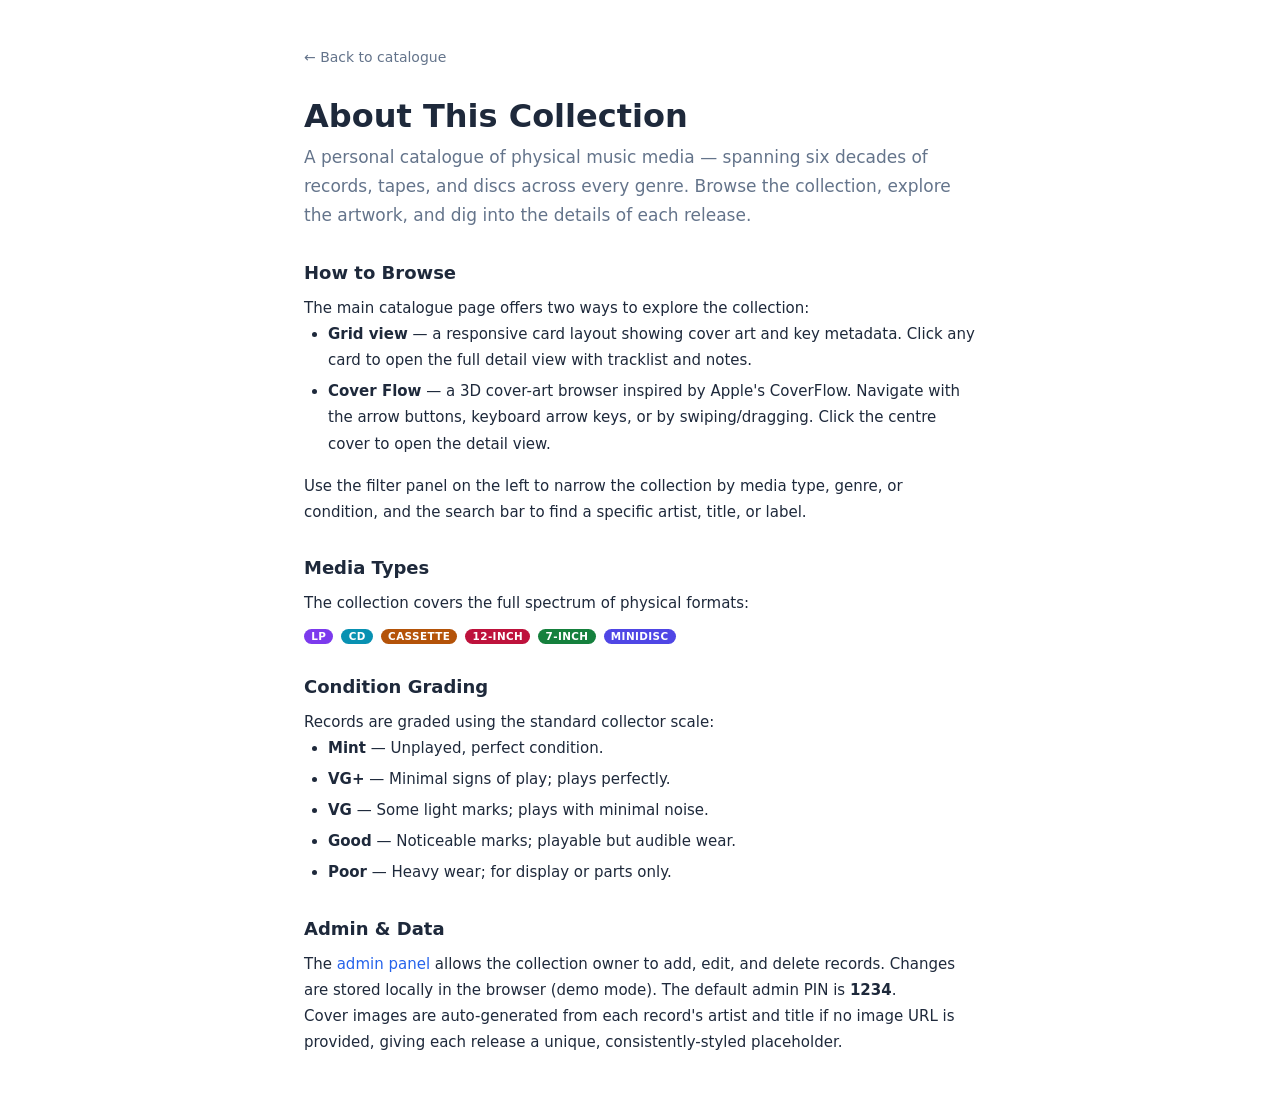
<file: about/index.html>
<!doctype html>
<html lang="en">
  <head>
    <meta charset="utf-8" />
    <meta name="viewport" content="width=device-width, initial-scale=1" />
    <meta name="color-scheme" content="light dark" />
    <title>About – Music Catalogue</title>
    <link rel="icon" href="/assets/favicon.svg" type="image/svg+xml" />
    <link rel="stylesheet" href="/assets/css/styles.css" />
  </head>
  <body>
    <div class="about-page">

      <a class="back-link" href="/">&#8592; Back to catalogue</a>

      <h1>About This Collection</h1>
      <p class="lead">
        A personal catalogue of physical music media — spanning six decades of records, tapes,
        and discs across every genre. Browse the collection, explore the artwork, and dig into
        the details of each release.
      </p>

      <h2>How to Browse</h2>
      <p>The main catalogue page offers two ways to explore the collection:</p>
      <ul>
        <li>
          <strong>Grid view</strong> — a responsive card layout showing cover art and key
          metadata. Click any card to open the full detail view with tracklist and notes.
        </li>
        <li>
          <strong>Cover Flow</strong> — a 3D cover-art browser inspired by Apple's CoverFlow.
          Navigate with the arrow buttons, keyboard arrow keys, or by swiping/dragging.
          Click the centre cover to open the detail view.
        </li>
      </ul>
      <p>
        Use the filter panel on the left to narrow the collection by media type, genre, or
        condition, and the search bar to find a specific artist, title, or label.
      </p>

      <h2>Media Types</h2>
      <p>The collection covers the full spectrum of physical formats:</p>
      <div class="media-type-legend">
        <span class="badge badge-lp">LP</span>
        <span class="badge badge-cd">CD</span>
        <span class="badge badge-cassette">Cassette</span>
        <span class="badge badge-12-inch">12-inch</span>
        <span class="badge badge-7-inch">7-inch</span>
        <span class="badge badge-minidisc">MiniDisc</span>
      </div>

      <h2>Condition Grading</h2>
      <p>Records are graded using the standard collector scale:</p>
      <ul>
        <li><strong>Mint</strong> — Unplayed, perfect condition.</li>
        <li><strong>VG+</strong> — Minimal signs of play; plays perfectly.</li>
        <li><strong>VG</strong> — Some light marks; plays with minimal noise.</li>
        <li><strong>Good</strong> — Noticeable marks; playable but audible wear.</li>
        <li><strong>Poor</strong> — Heavy wear; for display or parts only.</li>
      </ul>

      <h2>Admin &amp; Data</h2>
      <p>
        The <a href="/admin/">admin panel</a> allows the collection owner to add, edit, and
        delete records. Changes are stored locally in the browser (demo mode). The default
        admin PIN is <strong>1234</strong>.
      </p>
      <p>
        Cover images are auto-generated from each record's artist and title if no image URL
        is provided, giving each release a unique, consistently-styled placeholder.
      </p>

    </div>
  </body>
</html>
</file>
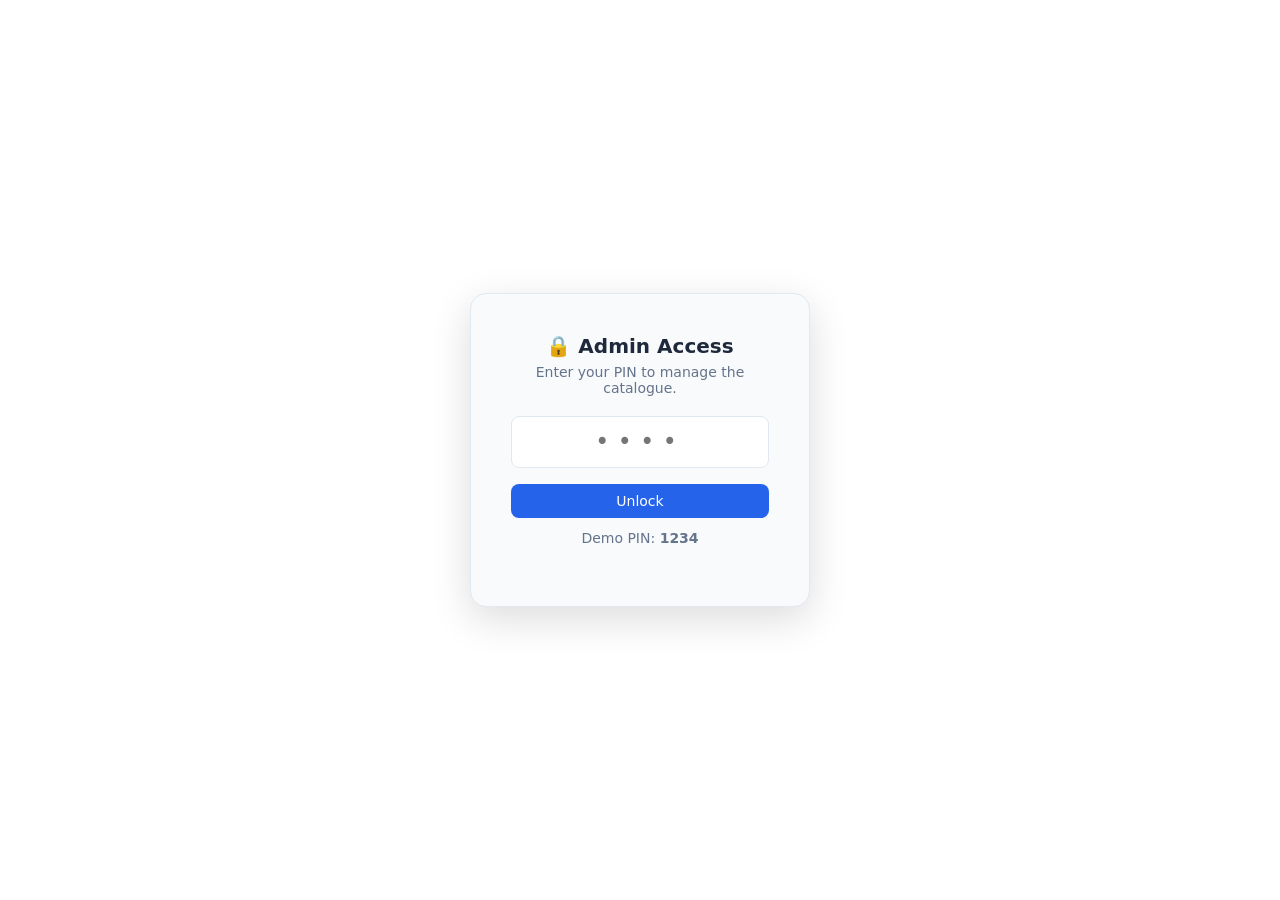
<file: admin/index.html>
<!doctype html>
<html lang="en">
  <head>
    <meta charset="utf-8" />
    <meta name="viewport" content="width=device-width, initial-scale=1" />
    <meta name="color-scheme" content="light dark" />
    <title>Admin – Music Catalogue</title>
    <link rel="icon" href="/assets/favicon.svg" type="image/svg+xml" />
    <link rel="stylesheet" href="/assets/css/styles.css" />
  </head>
  <body>

    <!-- ── PIN Gate ── -->
    <div id="pinGate" class="pin-gate">
      <div class="pin-box">
        <h2>&#128274; Admin Access</h2>
        <p>Enter your PIN to manage the catalogue.</p>
        <input id="pinInput" class="pin-input" type="password"
               inputmode="numeric" maxlength="8" placeholder="&bull;&bull;&bull;&bull;" autocomplete="off" />
        <button id="pinSubmit" class="btn btn-primary" style="width:100%">Unlock</button>
        <p class="pin-hint">Demo PIN: <strong>1234</strong></p>
      </div>
    </div>

    <!-- ── Admin Content ── -->
    <div id="adminContent" class="hidden">
      <div class="admin-page">
        <div class="admin-header">
          <h1>&#9835; Admin Panel</h1>
          <a href="/" class="btn btn-secondary">&#8592; View Site</a>
          <button id="addBtn"      class="btn btn-primary">+ Add Record</button>
          <button id="resetBtn"    class="btn btn-secondary">Reset to Defaults</button>
          <button id="changePinBtn" class="btn btn-secondary">Change PIN</button>
          <button id="logoutBtn"   class="btn btn-secondary">Logout</button>
        </div>
        <div id="statsBar" class="admin-stats"></div>
        <div class="admin-table-wrap">
          <table class="admin-table">
            <thead>
              <tr>
                <th></th>
                <th>Artist</th>
                <th>Title</th>
                <th>Year</th>
                <th>Type</th>
                <th>Condition</th>
                <th style="text-align:right">Actions</th>
              </tr>
            </thead>
            <tbody id="recordTableBody"></tbody>
          </table>
        </div>
      </div>
    </div>

    <!-- ── Add / Edit Form Modal ── -->
    <div id="formOverlay" class="form-modal-overlay hidden">
      <div class="form-modal">
        <h2 id="formTitle">Add Record</h2>
        <form id="recordForm" novalidate>
          <div class="form-grid">
            <div class="form-group full">
              <label for="f-title">Title *</label>
              <input id="f-title" name="title" type="text" required autocomplete="off" />
            </div>
            <div class="form-group full">
              <label for="f-artist">Artist *</label>
              <input id="f-artist" name="artist" type="text" required autocomplete="off" />
            </div>
            <div class="form-group">
              <label for="f-year">Year</label>
              <input id="f-year" name="year" type="number" min="1900" max="2099" />
            </div>
            <div class="form-group">
              <label for="f-label">Label</label>
              <input id="f-label" name="label" type="text" autocomplete="off" />
            </div>
            <div class="form-group">
              <label for="f-mediaType">Media Type</label>
              <select id="f-mediaType" name="mediaType">
                <option>LP</option><option>CD</option><option>Cassette</option>
                <option>7-inch</option><option>12-inch</option><option>MiniDisc</option>
              </select>
            </div>
            <div class="form-group">
              <label for="f-condition">Condition</label>
              <select id="f-condition" name="condition">
                <option>Mint</option><option>VG+</option><option>VG</option>
                <option>Good</option><option>Poor</option>
              </select>
            </div>
            <div class="form-group full">
              <label for="f-genres">Genres <span style="font-weight:400">(comma-separated)</span></label>
              <input id="f-genres" name="genres" type="text" placeholder="e.g. Rock, Soul, Funk" />
            </div>
            <div class="form-group full">
              <label for="f-coverUrl">Cover Image URL <span style="font-weight:400">(optional)</span></label>
              <input id="f-coverUrl" name="coverUrl" type="url" placeholder="https://…" />
            </div>
            <div class="form-group full">
              <label for="f-notes">Notes</label>
              <textarea id="f-notes" name="notes" placeholder="Pressing details, sleeve condition…"></textarea>
            </div>
            <div class="form-group full">
              <label for="f-tracklist">Tracklist <span style="font-weight:400">(one track per line)</span></label>
              <textarea id="f-tracklist" name="tracklist" style="min-height:120px"></textarea>
            </div>
          </div>
          <div class="form-actions">
            <button type="button" id="formCancel" class="btn btn-secondary">Cancel</button>
            <button type="submit" class="btn btn-primary">Save Record</button>
          </div>
        </form>
      </div>
    </div>

    <script type="module" src="/assets/js/admin.js"></script>
  </body>
</html>
</file>
<file: assets/css/styles.css>
/* --- Variables --- */
:root {
  color-scheme: light dark;
  --color-bg:        #ffffff;
  --color-surface:   #f8fafc;
  --color-text:      #1e293b;
  --color-muted:     #64748b;
  --color-accent:    #2563eb;
  --color-border:    #e2e8f0;
  --color-shadow:    rgba(0,0,0,0.07);
  --color-shadow-lg: rgba(0,0,0,0.14);
  --color-overlay:   rgba(15,23,42,0.55);
  --badge-lp:       #7c3aed;
  --badge-cd:       #0891b2;
  --badge-cassette: #b45309;
  --badge-12inch:   #be123c;
  --badge-7inch:    #15803d;
  --badge-minidisc: #4f46e5;
  --sidebar-w: 220px;
  --header-h:  60px;
}
@media (prefers-color-scheme: dark) {
  :root {
    --color-bg:        #0f172a;
    --color-surface:   #1e293b;
    --color-text:      #e2e8f0;
    --color-muted:     #94a3b8;
    --color-accent:    #60a5fa;
    --color-border:    #334155;
    --color-shadow:    rgba(0,0,0,0.3);
    --color-shadow-lg: rgba(0,0,0,0.5);
    --color-overlay:   rgba(0,0,0,0.7);
  }
}
*, *::before, *::after { box-sizing: border-box; margin: 0; padding: 0; }
body {
  font-family: system-ui, -apple-system, sans-serif;
  font-size: 0.9375rem;
  background: var(--color-bg);
  color: var(--color-text);
  min-height: 100vh;
}
a  { color: var(--color-accent); text-decoration: none; }
a:hover { text-decoration: underline; }
img { display: block; max-width: 100%; }
button { cursor: pointer; font: inherit; }

/* --- Header --- */
.site-header {
  position: sticky; top: 0; z-index: 100;
  height: var(--header-h);
  background: var(--color-bg);
  border-bottom: 1px solid var(--color-border);
  box-shadow: 0 1px 4px var(--color-shadow);
}
.header-inner {
  display: flex; align-items: center; gap: 1rem;
  max-width: 1600px; margin: 0 auto;
  padding: 0 1.25rem; height: 100%;
}
.site-title {
  font-size: 1.1rem; font-weight: 700;
  color: var(--color-text); white-space: nowrap; letter-spacing: -0.01em;
}
.site-title:hover { text-decoration: none; opacity: 0.8; }
.header-search { flex: 1; max-width: 420px; position: relative; }
.header-search input {
  width: 100%; padding: 0.45rem 0.85rem 0.45rem 2.25rem;
  border: 1px solid var(--color-border); border-radius: 999px;
  background: var(--color-surface); color: var(--color-text);
  font: inherit; font-size: 0.875rem; outline: none;
  transition: border-color 0.15s, box-shadow 0.15s;
}
.header-search input:focus {
  border-color: var(--color-accent);
  box-shadow: 0 0 0 3px color-mix(in srgb, var(--color-accent) 20%, transparent);
}
.header-search::before {
  content: ''; position: absolute; left: 0.75rem; top: 50%;
  transform: translateY(-50%); width: 1rem; height: 1rem;
  background: var(--color-muted);
  mask-image: url("data:image/svg+xml,%3Csvg xmlns='http://www.w3.org/2000/svg' viewBox='0 0 20 20'%3E%3Cpath fill-rule='evenodd' d='M9 3.5a5.5 5.5 0 100 11 5.5 5.5 0 000-11zM2 9a7 7 0 1112.452 4.391l3.328 3.329a.75.75 0 11-1.06 1.06l-3.329-3.328A7 7 0 012 9z' clip-rule='evenodd'/%3E%3C/svg%3E");
  -webkit-mask-image: url("data:image/svg+xml,%3Csvg xmlns='http://www.w3.org/2000/svg' viewBox='0 0 20 20'%3E%3Cpath fill-rule='evenodd' d='M9 3.5a5.5 5.5 0 100 11 5.5 5.5 0 000-11zM2 9a7 7 0 1112.452 4.391l3.328 3.329a.75.75 0 11-1.06 1.06l-3.329-3.328A7 7 0 012 9z' clip-rule='evenodd'/%3E%3C/svg%3E");
  mask-size: cover; -webkit-mask-size: cover;
}
.header-actions { display: flex; align-items: center; gap: 0.5rem; margin-left: auto; }
.view-btn {
  display: flex; align-items: center; gap: 0.35rem;
  padding: 0.4rem 0.85rem;
  border: 1px solid var(--color-border); border-radius: 0.5rem;
  background: transparent; color: var(--color-muted);
  font-size: 0.8125rem; font-weight: 500;
  transition: background 0.15s, color 0.15s, border-color 0.15s;
}
.view-btn:hover  { background: var(--color-surface); color: var(--color-text); }
.view-btn.active { background: var(--color-accent); color: #fff; border-color: var(--color-accent); }
.filter-toggle-btn {
  display: none; align-items: center; gap: 0.35rem;
  padding: 0.4rem 0.85rem;
  border: 1px solid var(--color-border); border-radius: 0.5rem;
  background: transparent; color: var(--color-muted);
  font-size: 0.8125rem; font-weight: 500;
}
.admin-link {
  padding: 0.4rem 0.85rem;
  border: 1px solid var(--color-border); border-radius: 0.5rem;
  font-size: 0.8125rem; font-weight: 500; color: var(--color-muted);
  transition: background 0.15s, color 0.15s;
}
.admin-link:hover { background: var(--color-surface); color: var(--color-text); text-decoration: none; }

/* --- Layout --- */
.site-main {
  display: grid; grid-template-columns: var(--sidebar-w) 1fr;
  max-width: 1600px; margin: 0 auto;
  min-height: calc(100vh - var(--header-h));
}

/* --- Filter Panel --- */
.filter-panel {
  position: sticky; top: var(--header-h);
  height: calc(100vh - var(--header-h)); overflow-y: auto;
  border-right: 1px solid var(--color-border);
  padding: 1.25rem 1rem;
  background: var(--color-bg);
  display: flex; flex-direction: column; gap: 1.25rem;
  scrollbar-width: thin;
}
.filter-section h4 {
  font-size: 0.75rem; font-weight: 600;
  text-transform: uppercase; letter-spacing: 0.06em;
  color: var(--color-muted); margin-bottom: 0.6rem;
}
.filter-list { display: flex; flex-direction: column; gap: 0.25rem; }
.filter-item {
  display: flex; align-items: center; gap: 0.5rem;
  cursor: pointer; padding: 0.2rem 0.3rem;
  border-radius: 0.375rem; transition: background 0.1s;
}
.filter-item:hover { background: var(--color-surface); }
.filter-item input[type="checkbox"] {
  accent-color: var(--color-accent);
  width: 0.875rem; height: 0.875rem; cursor: pointer; flex-shrink: 0;
}
.filter-item-label { font-size: 0.8125rem; color: var(--color-text); flex: 1; }
.filter-sort select {
  width: 100%; padding: 0.4rem 0.65rem;
  border: 1px solid var(--color-border); border-radius: 0.5rem;
  background: var(--color-surface); color: var(--color-text);
  font: inherit; font-size: 0.8125rem; cursor: pointer; outline: none;
}
.filter-clear {
  width: 100%; padding: 0.45rem;
  border: 1px solid var(--color-border); border-radius: 0.5rem;
  background: transparent; color: var(--color-muted); font-size: 0.8125rem;
  transition: background 0.15s, color 0.15s;
}
.filter-clear:hover { background: var(--color-surface); color: var(--color-text); }

/* --- Content Area --- */
.content-area { padding: 1.25rem; min-width: 0; }
.results-bar {
  display: flex; align-items: center; gap: 0.75rem;
  margin-bottom: 1rem; font-size: 0.8125rem; color: var(--color-muted);
}
.results-count { font-weight: 600; color: var(--color-text); }

/* --- Record Grid --- */
.catalogue-grid {
  display: grid;
  grid-template-columns: repeat(auto-fill, minmax(185px, 1fr));
  gap: 1rem;
}
.record-card {
  background: var(--color-surface);
  border: 1px solid var(--color-border);
  border-radius: 0.75rem; overflow: hidden; cursor: pointer;
  transition: transform 0.15s ease, box-shadow 0.15s ease;
}
.record-card:hover {
  transform: translateY(-4px);
  box-shadow: 0 8px 24px var(--color-shadow-lg);
}
.record-card-cover { width: 100%; aspect-ratio: 1; object-fit: cover; }
.record-card-body  { padding: 0.65rem 0.75rem 0.75rem; }
.record-card-artist {
  font-size: 0.8125rem; font-weight: 600; color: var(--color-text);
  white-space: nowrap; overflow: hidden; text-overflow: ellipsis;
}
.record-card-title {
  font-size: 0.75rem; color: var(--color-muted); margin-top: 0.1rem;
  white-space: nowrap; overflow: hidden; text-overflow: ellipsis;
}
.record-card-meta {
  display: flex; align-items: center; gap: 0.4rem;
  margin-top: 0.5rem; flex-wrap: wrap;
}
.record-card-year { font-size: 0.7rem; color: var(--color-muted); }

/* --- Badges --- */
.badge {
  display: inline-flex; align-items: center;
  padding: 0.1rem 0.45rem; border-radius: 999px;
  font-size: 0.65rem; font-weight: 700;
  letter-spacing: 0.04em; text-transform: uppercase;
  color: #fff; white-space: nowrap;
}
.badge-lp       { background: var(--badge-lp); }
.badge-cd       { background: var(--badge-cd); }
.badge-cassette { background: var(--badge-cassette); }
.badge-12-inch  { background: var(--badge-12inch); }
.badge-7-inch   { background: var(--badge-7inch); }
.badge-minidisc { background: var(--badge-minidisc); }
.badge-condition {
  background: transparent;
  border: 1px solid var(--color-border); color: var(--color-muted);
}
.genre-tag {
  display: inline-block; padding: 0.1rem 0.45rem;
  border-radius: 999px; font-size: 0.65rem;
  background: color-mix(in srgb, var(--color-accent) 12%, transparent);
  color: var(--color-accent); white-space: nowrap;
}
.empty-state {
  grid-column: 1 / -1; text-align: center;
  padding: 4rem 2rem; color: var(--color-muted);
}
.empty-state p { margin-top: 0.5rem; font-size: 0.875rem; }

/* --- Cover Flow --- */
.coverflow-section {
  background: #07080d; border-radius: 0.75rem;
  overflow: hidden; position: relative;
  padding: 2.5rem 0 0; user-select: none;
}
.coverflow-stage {
  position: relative; height: 330px;
  perspective: 1100px; perspective-origin: 50% 50%;
  overflow: visible;
}
.cf-item {
  position: absolute; width: 260px; height: 260px;
  top: calc(50% - 130px); left: calc(50% - 130px);
  cursor: pointer;
  transition: transform 0.45s cubic-bezier(0.25, 0.46, 0.45, 0.94),
              opacity  0.45s cubic-bezier(0.25, 0.46, 0.45, 0.94);
  outline: none;
}
.cf-item img {
  width: 100%; height: 100%; object-fit: cover;
  border-radius: 4px; box-shadow: 0 16px 50px rgba(0,0,0,0.75);
}
.cf-item.cf-active img {
  box-shadow: 0 24px 70px rgba(0,0,0,0.9), 0 0 0 2px rgba(255,255,255,0.12);
}
.coverflow-info { padding: 1.75rem 2rem 1.5rem; text-align: center; }
.cf-info-artist { font-size: 1rem; font-weight: 700; color: #e2e8f0; margin-bottom: 0.2rem; }
.cf-info-title  { font-size: 0.875rem; color: #94a3b8; }
.cf-info-meta {
  display: flex; justify-content: center; align-items: center;
  gap: 0.5rem; margin-top: 0.5rem; flex-wrap: wrap;
}
.cf-nav {
  position: absolute; top: calc(50% - 22px);
  width: 44px; height: 44px; border-radius: 50%;
  border: 1px solid rgba(255,255,255,0.12);
  background: rgba(255,255,255,0.07); color: rgba(255,255,255,0.6);
  font-size: 1.4rem; line-height: 1;
  display: flex; align-items: center; justify-content: center;
  transition: background 0.15s, color 0.15s; z-index: 20;
}
.cf-nav:hover    { background: rgba(255,255,255,0.15); color: #fff; }
.cf-nav:disabled { opacity: 0.25; pointer-events: none; }
.cf-prev { left: 1.25rem; }
.cf-next { right: 1.25rem; }
.cf-open-btn {
  display: block; margin: 0 auto 1.5rem;
  padding: 0.4rem 1.1rem;
  border: 1px solid rgba(255,255,255,0.15); border-radius: 999px;
  background: transparent; color: rgba(255,255,255,0.55);
  font-size: 0.8125rem; cursor: pointer;
  transition: background 0.15s, color 0.15s;
}
.cf-open-btn:hover { background: rgba(255,255,255,0.1); color: #fff; }

/* --- Detail Modal --- */
.modal-overlay {
  position: fixed; inset: 0;
  background: var(--color-overlay); z-index: 200;
  display: flex; align-items: center; justify-content: center;
  padding: 1.5rem;
  backdrop-filter: blur(4px); -webkit-backdrop-filter: blur(4px);
}
.modal {
  background: var(--color-bg);
  border: 1px solid var(--color-border); border-radius: 1rem;
  box-shadow: 0 24px 64px var(--color-shadow-lg);
  width: 100%; max-width: 680px;
  max-height: calc(100vh - 3rem); overflow-y: auto;
  position: relative; scrollbar-width: thin;
}
.modal-close {
  position: absolute; top: 1rem; right: 1rem;
  width: 32px; height: 32px; border-radius: 50%;
  border: 1px solid var(--color-border);
  background: var(--color-surface); color: var(--color-muted);
  font-size: 1rem; display: flex; align-items: center; justify-content: center;
  z-index: 10; transition: background 0.15s;
}
.modal-close:hover { background: var(--color-border); color: var(--color-text); }
.modal-body {
  display: grid; grid-template-columns: 200px 1fr;
  gap: 1.5rem; padding: 1.5rem;
}
.modal-cover {
  width: 200px; height: 200px; object-fit: cover;
  border-radius: 0.5rem; box-shadow: 0 8px 24px var(--color-shadow-lg); flex-shrink: 0;
}
.modal-meta { min-width: 0; }
.modal-artist { font-size: 0.8125rem; font-weight: 600; color: var(--color-accent); margin-bottom: 0.25rem; }
.modal-title  { font-size: 1.3rem; font-weight: 700; line-height: 1.2; color: var(--color-text); margin-bottom: 0.75rem; }
.modal-details { display: flex; flex-wrap: wrap; gap: 0.5rem; margin-bottom: 0.75rem; font-size: 0.8125rem; color: var(--color-muted); }
.modal-label   { font-size: 0.8125rem; color: var(--color-muted); margin-top: 0.25rem; }
.modal-genres  { display: flex; flex-wrap: wrap; gap: 0.35rem; margin-top: 0.6rem; }
.modal-notes {
  margin-top: 0.75rem; font-size: 0.8125rem; color: var(--color-muted);
  font-style: italic; padding: 0.6rem 0.75rem;
  background: var(--color-surface); border-radius: 0.5rem;
  border-left: 3px solid var(--color-border);
}
.modal-tracklist { padding: 0 1.5rem 1.5rem; border-top: 1px solid var(--color-border); }
.modal-tracklist h4 {
  font-size: 0.75rem; font-weight: 600; text-transform: uppercase;
  letter-spacing: 0.06em; color: var(--color-muted);
  padding-top: 1rem; margin-bottom: 0.6rem;
}
.modal-tracklist ol {
  list-style: none;
  display: grid; grid-template-columns: repeat(auto-fill, minmax(220px, 1fr));
  gap: 0.25rem 1.5rem;
}
.modal-tracklist li {
  font-size: 0.8125rem; color: var(--color-text);
  padding: 0.3rem 0; border-bottom: 1px solid var(--color-border);
  display: flex; gap: 0.5rem;
}
.track-num { color: var(--color-muted); font-size: 0.75rem; min-width: 1.25rem; text-align: right; margin-top: 0.05rem; }
.modal-nav { display: flex; justify-content: flex-end; gap: 0.5rem; padding: 1rem 1.5rem; border-top: 1px solid var(--color-border); }
.modal-nav-btn {
  padding: 0.4rem 1rem;
  border: 1px solid var(--color-border); border-radius: 0.5rem;
  background: var(--color-surface); color: var(--color-text); font-size: 0.8125rem;
  transition: background 0.15s;
}
.modal-nav-btn:hover    { background: var(--color-border); }
.modal-nav-btn:disabled { opacity: 0.35; pointer-events: none; }

/* --- About Page --- */
.about-page { max-width: 720px; margin: 3rem auto; padding: 0 1.5rem; }
.about-page h1 { font-size: 2rem; font-weight: 800; margin-bottom: 0.5rem; }
.about-page .lead { font-size: 1.0625rem; color: var(--color-muted); line-height: 1.7; margin-bottom: 2rem; }
.about-page h2 { font-size: 1.125rem; font-weight: 700; margin: 2rem 0 0.75rem; }
.about-page p, .about-page li { font-size: 0.9375rem; line-height: 1.75; color: var(--color-text); }
.about-page ul, .about-page ol { padding-left: 1.5rem; margin-bottom: 1rem; }
.about-page li + li { margin-top: 0.3rem; }
.about-page .back-link {
  display: inline-flex; align-items: center; gap: 0.35rem;
  font-size: 0.875rem; color: var(--color-muted); margin-bottom: 2rem;
}
.about-page .back-link:hover { color: var(--color-accent); text-decoration: none; }
.media-type-legend { display: flex; flex-wrap: wrap; gap: 0.5rem; margin-top: 0.75rem; }

/* --- Admin --- */
.admin-page { max-width: 1100px; margin: 0 auto; padding: 2rem 1.5rem; }
.admin-header { display: flex; align-items: center; gap: 1rem; margin-bottom: 2rem; flex-wrap: wrap; }
.admin-header h1 { font-size: 1.5rem; font-weight: 800; flex: 1; }
.btn {
  padding: 0.5rem 1.1rem; border-radius: 0.5rem;
  border: 1px solid transparent; font: inherit;
  font-size: 0.875rem; font-weight: 500; cursor: pointer;
  transition: background 0.15s, opacity 0.15s;
}
.btn-primary   { background: var(--color-accent); color: #fff; }
.btn-primary:hover { opacity: 0.88; }
.btn-secondary { background: var(--color-surface); color: var(--color-text); border-color: var(--color-border); }
.btn-secondary:hover { background: var(--color-border); }
.btn-danger    { background: #ef4444; color: #fff; }
.btn-danger:hover { opacity: 0.88; }
.btn-sm { padding: 0.3rem 0.7rem; font-size: 0.8125rem; }
.admin-stats { display: flex; gap: 0.75rem; flex-wrap: wrap; margin-bottom: 1.5rem; }
.stat-card { background: var(--color-surface); border: 1px solid var(--color-border); border-radius: 0.75rem; padding: 0.75rem 1rem; min-width: 90px; }
.stat-card .stat-value { font-size: 1.4rem; font-weight: 800; color: var(--color-text); }
.stat-card .stat-label { font-size: 0.7rem; font-weight: 600; text-transform: uppercase; letter-spacing: 0.05em; color: var(--color-muted); margin-top: 0.1rem; }
.admin-table-wrap { overflow-x: auto; border: 1px solid var(--color-border); border-radius: 0.75rem; }
.admin-table { width: 100%; border-collapse: collapse; font-size: 0.8375rem; }
.admin-table th {
  background: var(--color-surface); padding: 0.65rem 0.85rem;
  text-align: left; font-size: 0.75rem; font-weight: 600;
  text-transform: uppercase; letter-spacing: 0.05em; color: var(--color-muted);
  border-bottom: 1px solid var(--color-border); white-space: nowrap;
}
.admin-table td { padding: 0.65rem 0.85rem; border-bottom: 1px solid var(--color-border); vertical-align: middle; }
.admin-table tr:last-child td { border-bottom: none; }
.admin-table tr:hover td { background: var(--color-surface); }
.admin-table .td-cover { width: 44px; }
.admin-cover-thumb { width: 40px; height: 40px; border-radius: 4px; object-fit: cover; }
.admin-table .td-actions { display: flex; gap: 0.4rem; justify-content: flex-end; white-space: nowrap; }
.form-modal-overlay {
  position: fixed; inset: 0;
  background: var(--color-overlay); z-index: 300;
  display: flex; align-items: center; justify-content: center;
  padding: 1.5rem; backdrop-filter: blur(4px);
}
.form-modal {
  background: var(--color-bg); border: 1px solid var(--color-border);
  border-radius: 1rem; box-shadow: 0 24px 64px var(--color-shadow-lg);
  width: 100%; max-width: 580px;
  max-height: calc(100vh - 3rem); overflow-y: auto;
  padding: 1.75rem; scrollbar-width: thin;
}
.form-modal h2 { font-size: 1.2rem; font-weight: 700; margin-bottom: 1.25rem; }
.form-grid { display: grid; grid-template-columns: 1fr 1fr; gap: 0.85rem; }
.form-group { display: flex; flex-direction: column; gap: 0.3rem; }
.form-group.full { grid-column: 1 / -1; }
.form-group label { font-size: 0.8rem; font-weight: 600; color: var(--color-muted); }
.form-group input,
.form-group select,
.form-group textarea {
  padding: 0.5rem 0.7rem;
  border: 1px solid var(--color-border); border-radius: 0.5rem;
  background: var(--color-surface); color: var(--color-text);
  font: inherit; font-size: 0.875rem; outline: none; transition: border-color 0.15s;
}
.form-group input:focus,
.form-group select:focus,
.form-group textarea:focus { border-color: var(--color-accent); }
.form-group textarea { resize: vertical; min-height: 80px; }
.form-actions { display: flex; justify-content: flex-end; gap: 0.5rem; margin-top: 1.25rem; }
.pin-gate {
  position: fixed; inset: 0; background: var(--color-bg);
  z-index: 400; display: flex; align-items: center; justify-content: center;
}
.pin-box {
  text-align: center; padding: 2.5rem;
  background: var(--color-surface); border: 1px solid var(--color-border);
  border-radius: 1rem; box-shadow: 0 12px 40px var(--color-shadow-lg);
  width: 100%; max-width: 340px;
}
.pin-box h2 { font-size: 1.25rem; font-weight: 700; margin-bottom: 0.4rem; }
.pin-box p  { font-size: 0.875rem; color: var(--color-muted); margin-bottom: 1.25rem; }
.pin-input {
  width: 100%; padding: 0.7rem; text-align: center;
  font-size: 1.5rem; letter-spacing: 0.5rem;
  border: 1px solid var(--color-border); border-radius: 0.5rem;
  background: var(--color-bg); color: var(--color-text);
  font-family: monospace; outline: none; margin-bottom: 1rem;
  transition: border-color 0.15s;
}
.pin-input:focus   { border-color: var(--color-accent); }
.pin-input.invalid { border-color: #ef4444; animation: shake 0.35s; }
.pin-hint { font-size: 0.75rem; color: var(--color-muted); margin-top: 0.75rem; }
@keyframes shake {
  0%, 100% { transform: translateX(0); }
  20%       { transform: translateX(-8px); }
  40%       { transform: translateX(8px); }
  60%       { transform: translateX(-6px); }
  80%       { transform: translateX(6px); }
}
.hidden { display: none !important; }
@media (max-width: 900px) {
  .site-main { grid-template-columns: 1fr; }
  .filter-panel {
    position: static; height: auto; border-right: none;
    border-bottom: 1px solid var(--color-border);
    flex-direction: row; flex-wrap: wrap; gap: 1rem; padding: 0.75rem 1rem;
  }
  .filter-panel.collapsed { display: none; }
  .filter-panel .filter-section { min-width: 150px; }
  .filter-toggle-btn { display: flex; }
}
@media (max-width: 600px) {
  .catalogue-grid { grid-template-columns: repeat(auto-fill, minmax(150px, 1fr)); gap: 0.75rem; }
  .header-inner { padding: 0 0.75rem; gap: 0.5rem; }
  .header-search { max-width: none; flex: 1; }
  .site-title { font-size: 0.9rem; }
  .modal-body { grid-template-columns: 1fr; }
  .modal-cover { width: 100%; height: auto; aspect-ratio: 1; }
  .coverflow-stage { height: 240px; perspective: 800px; }
  .cf-item { width: 190px; height: 190px; top: calc(50% - 95px); left: calc(50% - 95px); }
  .form-grid { grid-template-columns: 1fr; }
}
</file>
